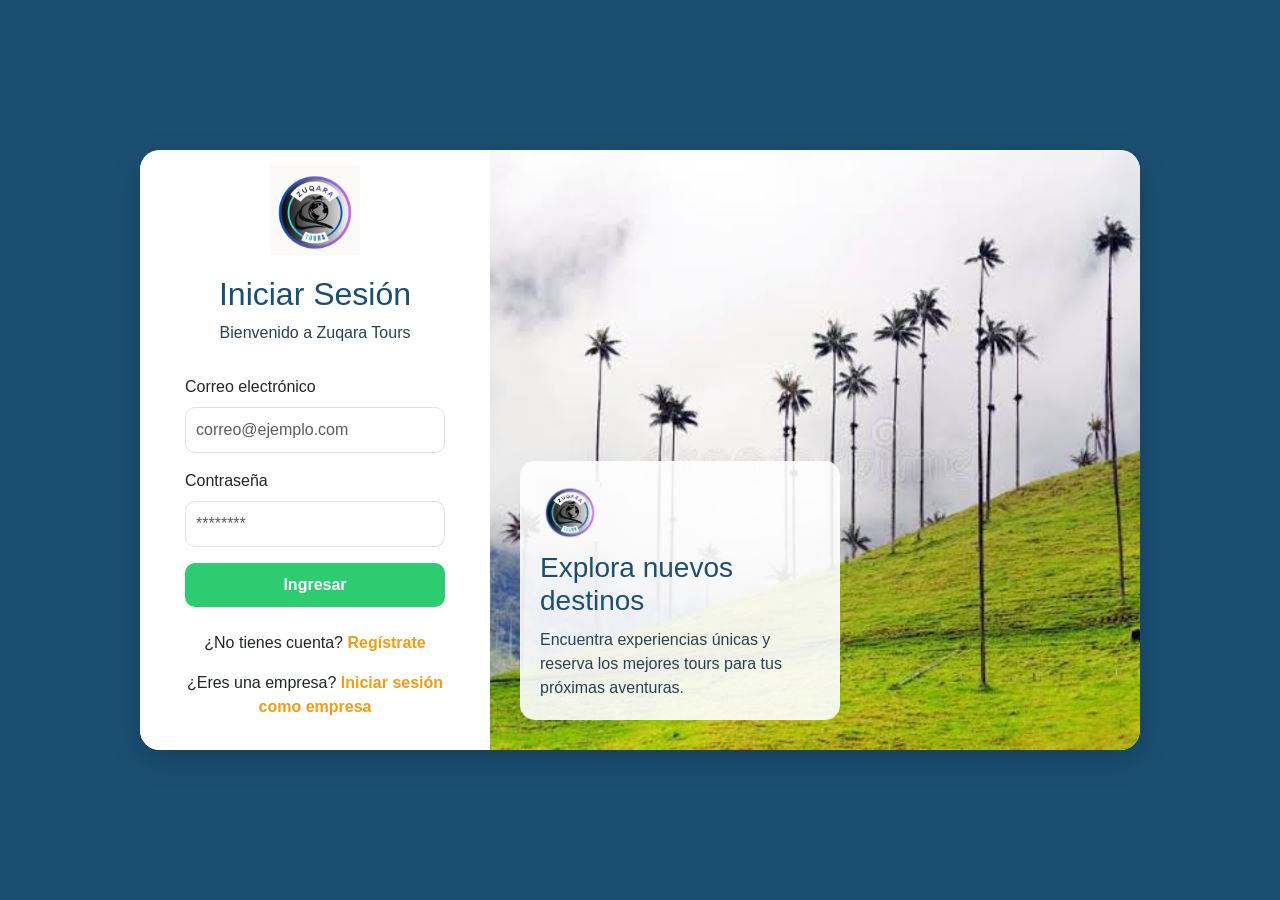
<file: Codigo_Fuente/Frontend/Zuqara Tours/index.html>
<!DOCTYPE html>
<html lang="es">

<head>
    <meta charset="UTF-8">
    <meta name="viewport" content="width=device-width, initial-scale=1.0">
    <title>Zuqara Tours | Iniciar Sesión</title>

    <!-- Bootstrap -->
    <link href="https://cdn.jsdelivr.net/npm/bootstrap@5.3.7/dist/css/bootstrap.min.css" rel="stylesheet">

    <!-- CSS -->
    <link rel="stylesheet" href="css/login.css">
</head>

<body>

    <div class="contenedor-principal">

        <div class="tarjeta-login">

            <!-- Lado izquierdo -->
            <div class="panel-login">

                <img src="img/logo.png" alt="Logo" class="logo-proyecto">

                <h2 class="titulo-login">
                    Iniciar Sesión
                </h2>

                <p class="subtitulo-login">
                    Bienvenido a Zuqara Tours
                </p>

                <form action="principal.html">

                    <div class="mb-3">
                        <label class="form-label">
                            Correo electrónico
                        </label>

                        <input
                            type="email"
                            class="form-control"
                            placeholder="correo@ejemplo.com"
                            required>
                    </div>

                    <div class="mb-3">
                        <label class="form-label">
                            Contraseña
                        </label>

                        <input
                            type="password"
                            class="form-control"
                            placeholder="********"
                            required>
                    </div>

                    <button
                        type="submit"
                        class="btn boton-login w-100">

                        Ingresar

                    </button>

                </form>

                <div class="mt-4 text-center">

                    <p>
                        ¿No tienes cuenta?

                        <a href="registro.html">
                            Regístrate
                        </a>
                    </p>

                    <p>
                        ¿Eres una empresa?

                        <a href="login_empresa.html">
                            Iniciar sesión como empresa
                        </a>
                    </p>

                </div>

            </div>

            <!-- Lado derecho -->
            <div class="panel-imagen">

                <img
                    src="img/turismo.jpg"
                    alt="Turismo"
                    class="imagen-fondo">

                <div class="recuadro-info">

                    <img
                        src="img/logo.png"
                        alt="Logo"
                        class="logo-recuadro">

                    <h3>
                        Explora nuevos destinos
                    </h3>

                    <p>
                        Encuentra experiencias únicas y reserva los mejores tours
                        para tus próximas aventuras.
                    </p>

                </div>

            </div>

        </div>

    </div>

</body>

</html>
</file>
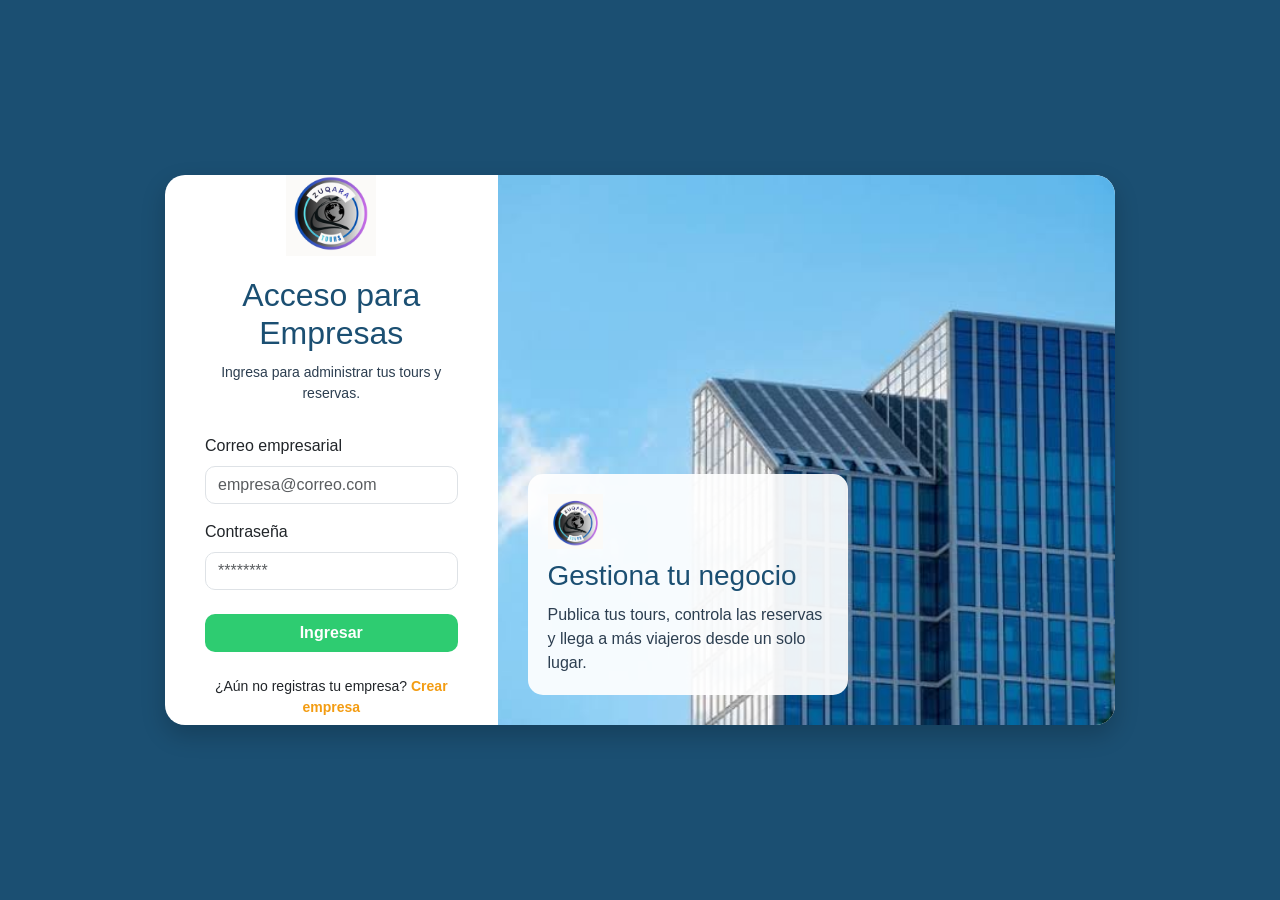
<file: Codigo_Fuente/Frontend/Zuqara Tours/login_empresa.html>
<!DOCTYPE html>
<html lang="es">

<head>
    <meta charset="UTF-8">
    <meta name="viewport" content="width=device-width, initial-scale=1.0">
    <title>Inicio de Sesión - Empresa</title>

    <!-- Bootstrap -->
    <link href="https://cdn.jsdelivr.net/npm/bootstrap@5.3.7/dist/css/bootstrap.min.css" rel="stylesheet">

    <!-- CSS -->
    <link rel="stylesheet" href="css/login_empresa.css">
</head>

<body>

<div class="contenedor-principal">

    <div class="tarjeta-login">

        <!-- Panel izquierdo -->
        <div class="panel-login">

            <img src="img/logo.png" alt="Logo" class="logo-proyecto">

            <h2 class="titulo-login">
                Acceso para Empresas
            </h2>

            <p class="subtitulo-login">
                Ingresa para administrar tus tours y reservas.
            </p>

            <form>

                <div class="mb-3">
                    <label class="form-label">Correo empresarial</label>
                    <input type="email" class="form-control" placeholder="empresa@correo.com">
                </div>

                <div class="mb-4">
                    <label class="form-label">Contraseña</label>
                    <input type="password" class="form-control" placeholder="********">
                </div>

                <button type="submit" class="btn boton-login w-100">
                    Ingresar
                </button>

            </form>

            <p class="texto-inferior mt-4">
                ¿Aún no registras tu empresa?
                <a href="registro_empresa.html">Crear empresa</a>
            </p>

        </div>

        <!-- Panel derecho -->
        <div class="panel-imagen">

            <img src="img/empresa.jpg" alt="Empresa turística" class="imagen-login">

            <div class="recuadro-texto">
                <img src="img/logo.png" alt="Logo" class="logo-recuadro">

                <h3>Gestiona tu negocio</h3>

                <p>
                    Publica tus tours, controla las reservas y llega a más viajeros desde un solo lugar.
                </p>
            </div>

        </div>

    </div>

</div>

</body>

</html>
</file>
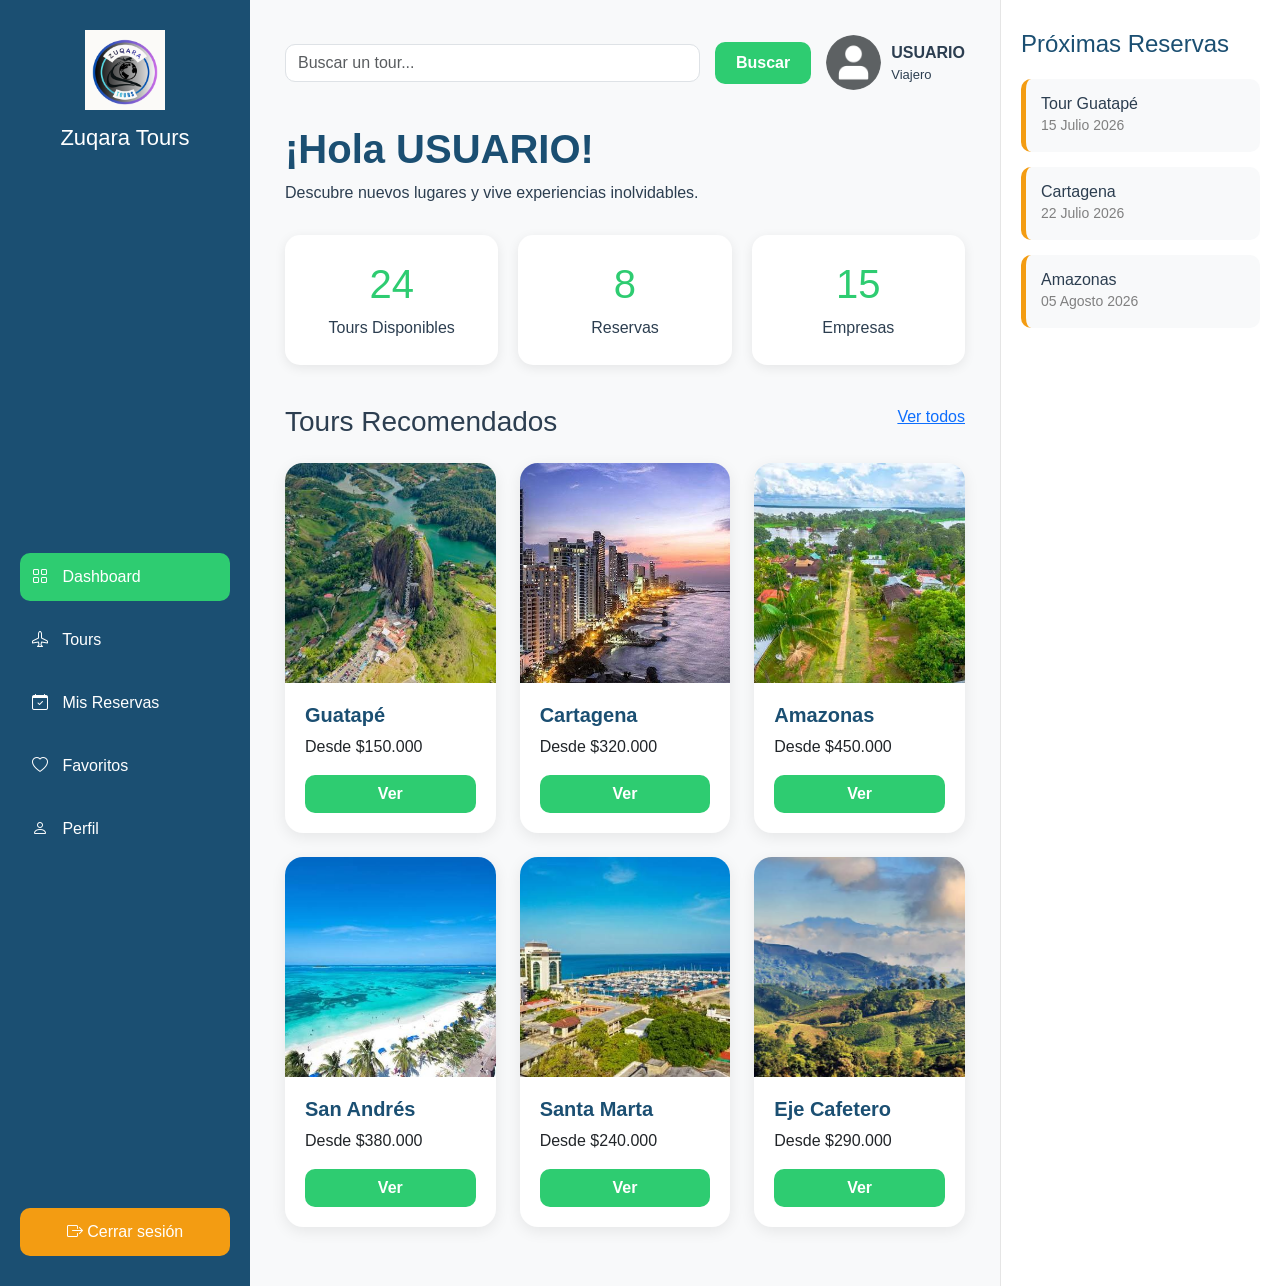
<file: Codigo_Fuente/Frontend/Zuqara Tours/principal.html>
<!DOCTYPE html>
<html lang="es">

<head>

    <meta charset="UTF-8">
    <meta name="viewport" content="width=device-width, initial-scale=1.0">

    <title>Zuqara Tours | Dashboard</title>

    <link href="https://cdn.jsdelivr.net/npm/bootstrap@5.3.7/dist/css/bootstrap.min.css" rel="stylesheet">

    <link rel="stylesheet" href="css/principal.css">

    <link rel="stylesheet" href="https://cdn.jsdelivr.net/npm/bootstrap-icons@1.13.1/font/bootstrap-icons.min.css">

</head>

<body>

<div class="contenedor-dashboard">

    <aside class="barra-lateral">

        <div>

            <img src="img/logo.png" class="logo" alt="Logo">

            <h3 class="nombre-app">
                Zuqara Tours
            </h3>

        </div>

        <nav class="menu">

            <a href="#" class="activo">
                <i class="bi bi-grid"></i>
                Dashboard
            </a>

            <a href="#">
                <i class="bi bi-airplane"></i>
                Tours
            </a>

            <a href="#">
                <i class="bi bi-calendar-check"></i>
                Mis Reservas
            </a>

            <a href="#">
                <i class="bi bi-heart"></i>
                Favoritos
            </a>

            <a href="#">
                <i class="bi bi-person"></i>
                Perfil
            </a>

        </nav>

        <a href="index.html" class="cerrar-sesion">

            <i class="bi bi-box-arrow-right"></i>

            Cerrar sesión

        </a>

    </aside>

    <main class="contenido-principal">

        <header class="encabezado">

            <input
                type="text"
                class="form-control buscador"
                placeholder="Buscar un tour...">

            <button class="btn boton-buscar">

                Buscar

            </button>

            <div class="usuario">

                <img src="img/perfil.png" class="foto-usuario">

                <div>

                    <strong>USUARIO</strong>

                    <p>Viajero</p>

                </div>

            </div>

        </header>

        <section class="bienvenida">

            <h1>

                ¡Hola USUARIO!

            </h1>

            <p>

                Descubre nuevos lugares y vive experiencias inolvidables.

            </p>

        </section>

        <section class="estadisticas">

            <div class="tarjeta-estadistica">

                <h2>24</h2>

                <span>Tours Disponibles</span>

            </div>

            <div class="tarjeta-estadistica">

                <h2>8</h2>

                <span>Reservas</span>

            </div>

            <div class="tarjeta-estadistica">

                <h2>15</h2>

                <span>Empresas</span>

            </div>

        </section>

        <section>

            <div class="d-flex justify-content-between mb-3">

                <h3>Tours Recomendados</h3>

                <a href="#">Ver todos</a>

            </div>

            <div class="row">

                <div class="col-lg-4 mb-4">

                    <div class="card tarjeta-tour">

                        <img src="img/tour1.jpg" class="card-img-top">

                        <div class="card-body">

                            <h5>Guatapé</h5>

                            <p>Desde $150.000</p>

                            <button class="btn boton-tour w-100">

                                Ver

                            </button>

                        </div>

                    </div>

                </div>

                <div class="col-lg-4 mb-4">

                    <div class="card tarjeta-tour">

                        <img src="img/tour2.jpg" class="card-img-top">

                        <div class="card-body">

                            <h5>Cartagena</h5>

                            <p>Desde $320.000</p>

                            <button class="btn boton-tour w-100">

                                Ver

                            </button>

                        </div>

                    </div>

                </div>

                <div class="col-lg-4 mb-4">

                    <div class="card tarjeta-tour">

                        <img src="img/tour3.jpg" class="card-img-top">

                        <div class="card-body">

                            <h5>Amazonas</h5>

                            <p>Desde $450.000</p>

                            <button class="btn boton-tour w-100">

                                Ver

                            </button>

                        </div>

                    </div>

                </div>

                <div class="col-lg-4 mb-4">

                    <div class="card tarjeta-tour">

                        <img src="img/tour4.jpg" class="card-img-top">

                        <div class="card-body">

                            <h5>San Andrés</h5>

                            <p>Desde $380.000</p>

                            <button class="btn boton-tour w-100">

                                Ver

                            </button>

                        </div>

                    </div>

                </div>

                <div class="col-lg-4 mb-4">

                    <div class="card tarjeta-tour">

                        <img src="img/tour5.jpg" class="card-img-top">

                        <div class="card-body">

                            <h5>Santa Marta</h5>

                            <p>Desde $240.000</p>

                            <button class="btn boton-tour w-100">

                                Ver

                            </button>

                        </div>

                    </div>

                </div>

                <div class="col-lg-4 mb-4">

                    <div class="card tarjeta-tour">

                        <img src="img/tour6.jpg" class="card-img-top">

                        <div class="card-body">

                            <h5>Eje Cafetero</h5>

                            <p>Desde $290.000</p>

                            <button class="btn boton-tour w-100">

                                Ver

                            </button>

                        </div>

                    </div>

                </div>

            </div>

        </section>

    </main>

    <aside class="panel-derecho">

        <h4>

            Próximas Reservas

        </h4>

        <div class="reserva">

            <h6>Tour Guatapé</h6>

            <small>15 Julio 2026</small>

        </div>

        <div class="reserva">

            <h6>Cartagena</h6>

            <small>22 Julio 2026</small>

        </div>

        <div class="reserva">

            <h6>Amazonas</h6>

            <small>05 Agosto 2026</small>

        </div>

    </aside>

</div>

</body>

</html>
</file>
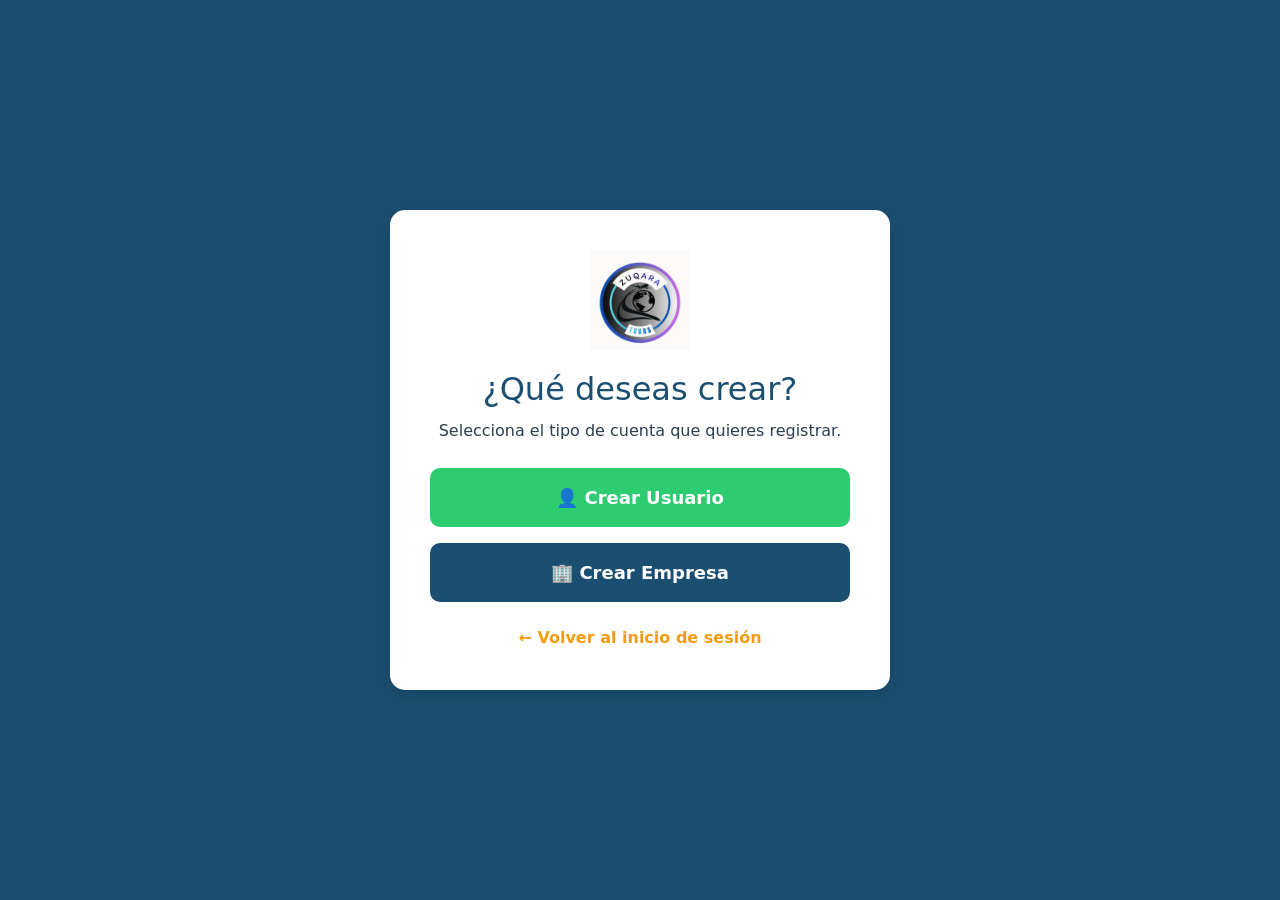
<file: Codigo_Fuente/Frontend/Zuqara Tours/registro.html>
<!DOCTYPE html>
<html lang="es">

<head>
    <meta charset="UTF-8">
    <meta name="viewport" content="width=device-width, initial-scale=1.0">
    <title>Registro</title>

    <link href="https://cdn.jsdelivr.net/npm/bootstrap@5.3.7/dist/css/bootstrap.min.css" rel="stylesheet">
    <link rel="stylesheet" href="css/registro.css">
</head>

<body>

<div class="container vh-100 d-flex justify-content-center align-items-center">

    <div class="caja-seleccion">

        <!-- Logo -->
        <img src="img/logo.png" alt="Logo" class="logo-proyecto">

        <h2 class="titulo-registro">
            ¿Qué deseas crear?
        </h2>

        <p class="texto-registro">
            Selecciona el tipo de cuenta que quieres registrar.
        </p>

        <div class="d-grid gap-3 mt-4">

            <a href="registro_usuario.html" class="btn boton-usuario">
                👤 Crear Usuario
            </a>

            <a href="registro_empresa.html" class="btn boton-empresa">
                🏢 Crear Empresa
            </a>

        </div>

        <div class="text-center mt-4">
            <a href="index.html" class="volver-login">
                ← Volver al inicio de sesión
            </a>
        </div>

    </div>

</div>

</body>
</html>
</file>
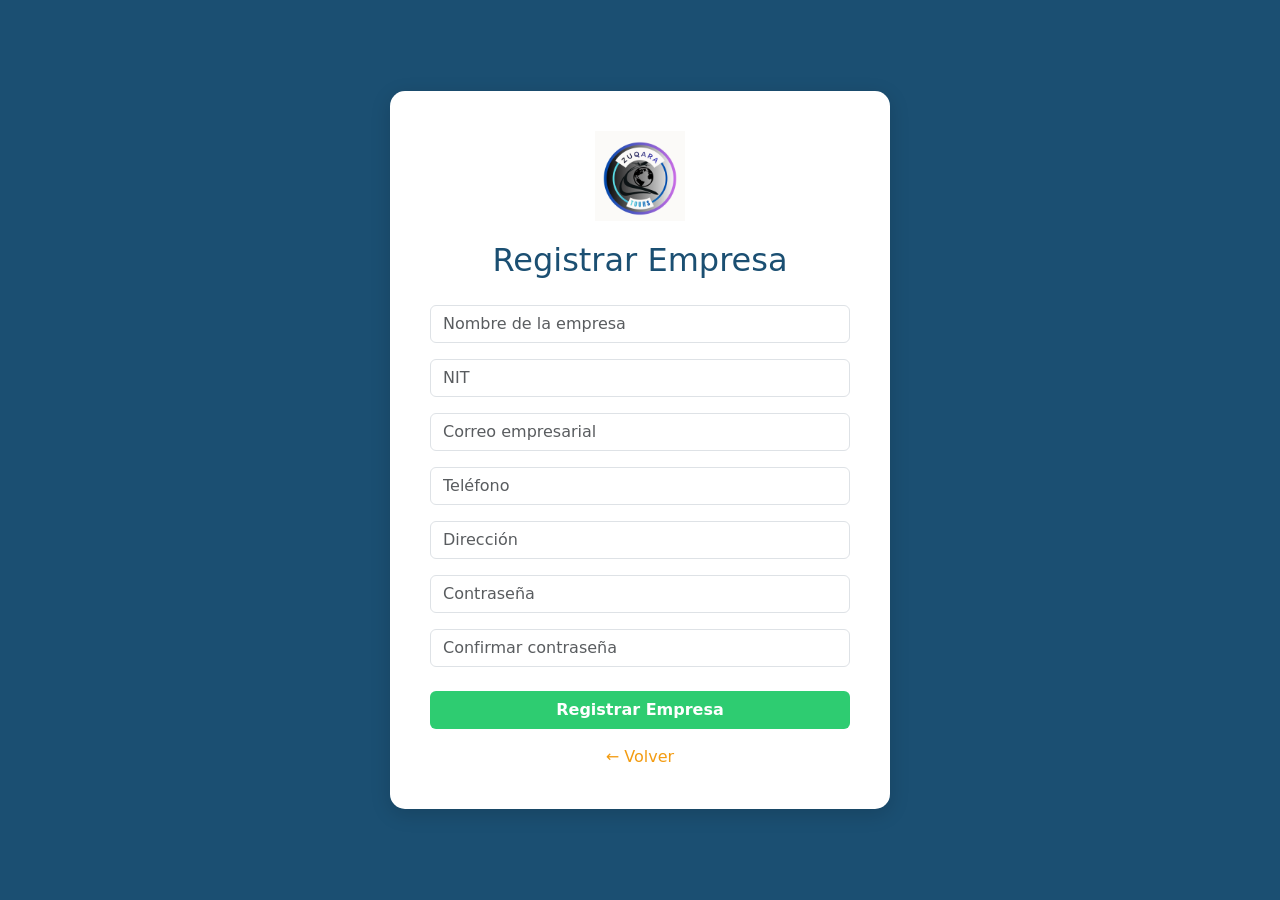
<file: Codigo_Fuente/Frontend/Zuqara Tours/registro_empresa.html>
<!DOCTYPE html>
<html lang="es">

<head>
    <meta charset="UTF-8">
    <meta name="viewport" content="width=device-width, initial-scale=1.0">
    <title>Registro de Empresa</title>

    <link href="https://cdn.jsdelivr.net/npm/bootstrap@5.3.7/dist/css/bootstrap.min.css" rel="stylesheet">
    <link rel="stylesheet" href="css/registro_empresa.css">
</head>

<body>

<div class="container vh-100 d-flex justify-content-center align-items-center">

    <div class="caja-registro">

        <img src="img/logo.png" class="logo-proyecto" alt="Logo">

        <h2 class="titulo">
            Registrar Empresa
        </h2>

        <form>

            <input type="text" class="form-control mb-3" placeholder="Nombre de la empresa">

            <input type="text" class="form-control mb-3" placeholder="NIT">

            <input type="email" class="form-control mb-3" placeholder="Correo empresarial">

            <input type="text" class="form-control mb-3" placeholder="Teléfono">

            <input type="text" class="form-control mb-3" placeholder="Dirección">

            <input type="password" class="form-control mb-3" placeholder="Contraseña">

            <input type="password" class="form-control mb-4" placeholder="Confirmar contraseña">

            <button class="btn boton-registrar w-100">
                Registrar Empresa
            </button>

        </form>

        <div class="text-center mt-3">
            <a href="registro.html">← Volver</a>
        </div>

    </div>

</div>

</body>

</html>
</file>
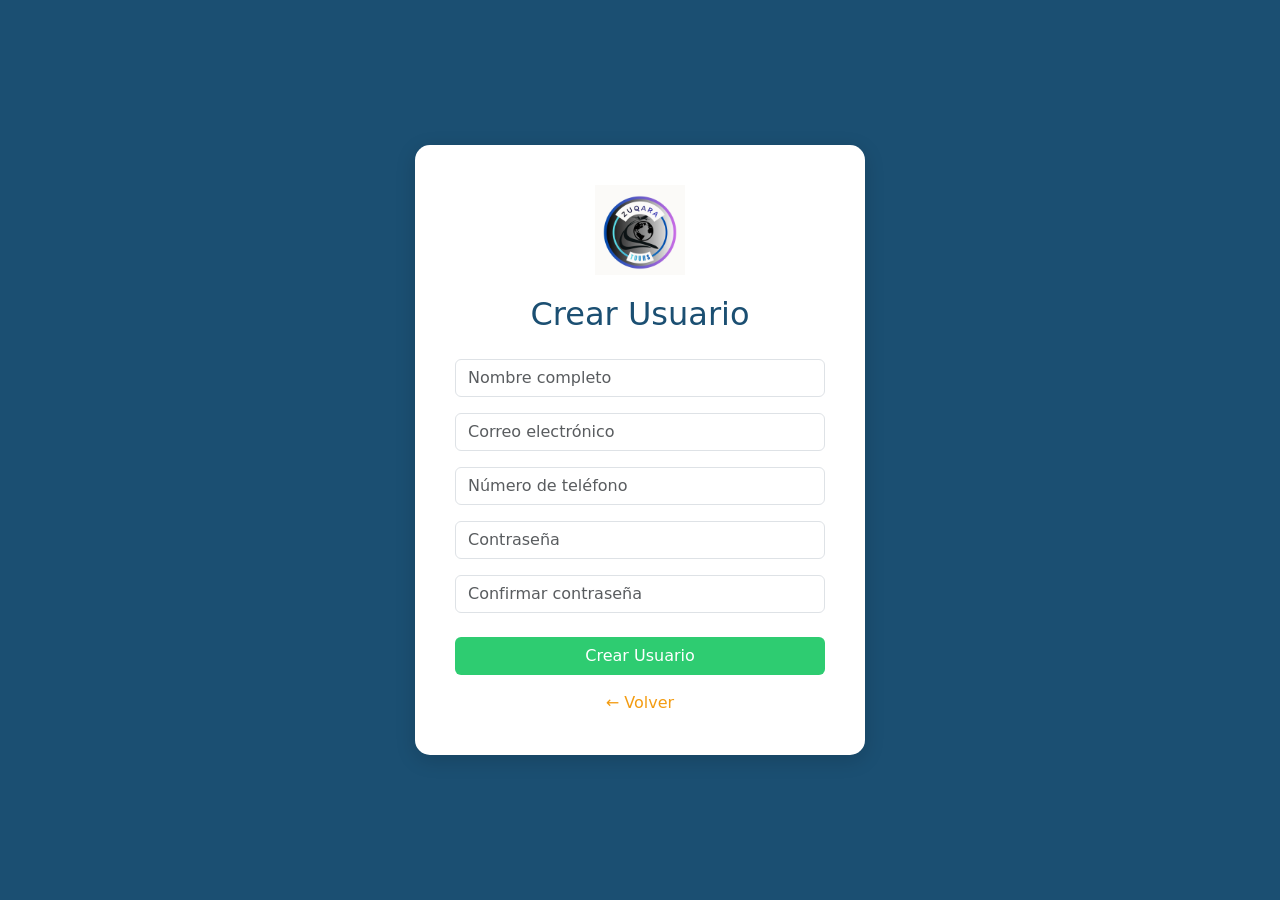
<file: Codigo_Fuente/Frontend/Zuqara Tours/registro_usuario.html>
<!DOCTYPE html>
<html lang="es">

<head>
    <meta charset="UTF-8">
    <meta name="viewport" content="width=device-width, initial-scale=1.0">
    <title>Registro de Usuario</title>

    <link href="https://cdn.jsdelivr.net/npm/bootstrap@5.3.7/dist/css/bootstrap.min.css" rel="stylesheet">
    <link rel="stylesheet" href="css/registro_usuario.css">
</head>

<body>

<div class="container vh-100 d-flex justify-content-center align-items-center">

    <div class="caja-registro">

        <img src="img/logo.png" class="logo-proyecto" alt="Logo">

        <h2 class="titulo">
            Crear Usuario
        </h2>

        <form>

            <input type="text" class="form-control mb-3" placeholder="Nombre completo">

            <input type="email" class="form-control mb-3" placeholder="Correo electrónico">

            <input type="text" class="form-control mb-3" placeholder="Número de teléfono">

            <input type="password" class="form-control mb-3" placeholder="Contraseña">

            <input type="password" class="form-control mb-4" placeholder="Confirmar contraseña">

            <button class="btn boton-registrar w-100">
                Crear Usuario
            </button>

        </form>

        <div class="text-center mt-3">
            <a href="registro.html">← Volver</a>
        </div>

    </div>

</div>

</body>

</html>
</file>
<file: Codigo_Fuente/Frontend/Zuqara Tours/css/login.css>
body{
    margin: 0;
    padding: 0;
    background-color: #1B4F72;
    font-family: Arial, Helvetica, sans-serif;
}

.contenedor-principal{
    width: 100%;
    height: 100vh;
    display: flex;
    justify-content: center;
    align-items: center;
}

.tarjeta-login{
    width: 1000px;
    height: 600px;
    background-color: white;
    border-radius: 20px;
    overflow: hidden;
    display: flex;
    box-shadow: 0px 10px 30px rgba(0,0,0,0.2);
}

.panel-login{
    width: 35%;
    padding: 45px;
    display: flex;
    flex-direction: column;
    justify-content: center;
    background-color: white;
}

.logo-proyecto{
    width: 90px;
    margin: 0 auto 20px auto;
}

.titulo-login{
    text-align: center;
    color: #1B4F72;
    margin-bottom: 8px;
}

.subtitulo-login{
    text-align: center;
    color: #2C3E50;
    margin-bottom: 30px;
}

.form-control{
    border-radius: 10px;
    padding: 10px;
}

.boton-login{
    background-color: #2ECC71;
    color: white;
    font-weight: bold;
    border-radius: 10px;
    padding: 10px;
    border: none;
}

.boton-login:hover{
    background-color: #28B463;
    color: white;
}

a{
    color: #F39C12;
    text-decoration: none;
    font-weight: bold;
}

a:hover{
    text-decoration: underline;
}

.panel-imagen{
    width: 65%;
    position: relative;
}

.imagen-fondo{
    width: 100%;
    height: 100%;
    object-fit: cover;
}

.recuadro-info{
    position: absolute;
    bottom: 30px;
    left: 30px;
    background-color: rgba(255,255,255,0.9);
    padding: 20px;
    border-radius: 15px;
    max-width: 320px;
}

.logo-recuadro{
    width: 60px;
    margin-bottom: 10px;
}

.recuadro-info h3{
    color: #1B4F72;
    margin-bottom: 10px;
}

.recuadro-info p{
    color: #2C3E50;
    margin: 0;
}

@media (max-width: 768px){

    .tarjeta-login{
        flex-direction: column;
        width: 95%;
        height: auto;
    }

    .panel-login,
    .panel-imagen{
        width: 100%;
    }

    .panel-imagen{
        height: 300px;
    }

    .recuadro-info{
        left: 15px;
        right: 15px;
        bottom: 15px;
        max-width: none;
    }

}
</file>
<file: Codigo_Fuente/Frontend/Zuqara Tours/css/login_empresa.css>
body{
    margin: 0;
    background-color: #1B4F72;
    font-family: Arial, Helvetica, sans-serif;
}

.contenedor-principal{
    display: flex;
    justify-content: center;
    align-items: center;
    height: 100vh;
}

.tarjeta-login{
    width: 950px;
    height: 550px;
    background: white;
    border-radius: 20px;
    overflow: hidden;
    display: flex;
    box-shadow: 0 10px 25px rgba(0,0,0,0.2);
}

.panel-login{
    width: 35%;
    padding: 40px;
    display: flex;
    flex-direction: column;
    justify-content: center;
}

.logo-proyecto{
    width: 90px;
    margin: 0 auto 20px;
}

.titulo-login{
    text-align: center;
    color: #1B4F72;
    margin-bottom: 10px;
}

.subtitulo-login{
    text-align: center;
    color: #2C3E50;
    margin-bottom: 30px;
    font-size: 14px;
}

.form-control{
    border-radius: 10px;
}

.boton-login{
    background-color: #2ECC71;
    color: white;
    font-weight: bold;
    border-radius: 10px;
}

.boton-login:hover{
    background-color: #28B463;
    color: white;
}

.texto-inferior{
    text-align: center;
    font-size: 14px;
}

.texto-inferior a{
    color: #F39C12;
    text-decoration: none;
    font-weight: bold;
}

.panel-imagen{
    width: 65%;
    position: relative;
}

.imagen-login{
    width: 100%;
    height: 100%;
    object-fit: cover;
}

.recuadro-texto{
    position: absolute;
    bottom: 30px;
    left: 30px;
    background: rgba(255,255,255,0.92);
    padding: 20px;
    border-radius: 15px;
    max-width: 320px;
}

.logo-recuadro{
    width: 55px;
    margin-bottom: 10px;
}

.recuadro-texto h3{
    color: #1B4F72;
    margin-bottom: 10px;
}

.recuadro-texto p{
    color: #2C3E50;
    margin: 0;
}
</file>
<file: Codigo_Fuente/Frontend/Zuqara Tours/css/principal.css>
body{
    margin: 0;
    font-family: Arial, Helvetica, sans-serif;
    background-color: #F8F9FA;
    color: #2C3E50;
}

.contenedor-dashboard{
    display: grid;
    grid-template-columns: 250px 1fr 280px;
    min-height: 100vh;
}

.barra-lateral{
    background-color: #1B4F72;
    color: white;
    padding: 30px 20px;
    display: flex;
    flex-direction: column;
    justify-content: space-between;
}

.logo{
    width: 80px;
    display: block;
    margin: auto;
}

.nombre-app{
    text-align: center;
    margin-top: 15px;
    font-size: 22px;
}

.menu{
    display: flex;
    flex-direction: column;
    gap: 15px;
    margin-top: 40px;
}

.menu a{
    text-decoration: none;
    color: white;
    padding: 12px;
    border-radius: 10px;
    transition: 0.3s;
}

.menu a i{
    margin-right: 10px;
}

.menu a:hover,
.menu .activo{
    background-color: #2ECC71;
    color: white;
}

.cerrar-sesion{
    text-decoration: none;
    color: white;
    background-color: #F39C12;
    padding: 12px;
    text-align: center;
    border-radius: 10px;
}

.cerrar-sesion:hover{
    background-color: #d68910;
    color: white;
}

.contenido-principal{
    padding: 35px;
}

.encabezado{
    display: flex;
    align-items: center;
    gap: 15px;
    margin-bottom: 35px;
}

.buscador{
    flex: 1;
    border-radius: 10px;
}

.boton-buscar{
    background-color: #2ECC71;
    color: white;
    font-weight: bold;
    border-radius: 10px;
    padding: 8px 20px;
}

.boton-buscar:hover{
    background-color: #28B463;
    color: white;
}

.usuario{
    display: flex;
    align-items: center;
    gap: 10px;
}

.foto-usuario{
    width: 55px;
    height: 55px;
    border-radius: 50%;
    object-fit: cover;
}

.usuario p{
    margin: 0;
    font-size: 13px;
}

.bienvenida{
    margin-bottom: 30px;
}

.bienvenida h1{
    color: #1B4F72;
    font-weight: bold;
}

.estadisticas{
    display: flex;
    gap: 20px;
    margin-bottom: 40px;
}

.tarjeta-estadistica{
    flex: 1;
    background-color: white;
    border-radius: 15px;
    padding: 25px;
    text-align: center;
    box-shadow: 0 3px 12px rgba(0,0,0,.08);
}

.tarjeta-estadistica h2{
    color: #2ECC71;
    font-size: 40px;
    margin-bottom: 8px;
}

.tarjeta-tour{
    border: none;
    border-radius: 18px;
    overflow: hidden;
    box-shadow: 0 4px 15px rgba(0,0,0,.08);
    transition: 0.3s;
}

.tarjeta-tour:hover{
    transform: translateY(-5px);
}

.tarjeta-tour img{
    height: 220px;
    object-fit: cover;
}

.tarjeta-tour .card-body{
    padding: 20px;
}

.tarjeta-tour h5{
    color: #1B4F72;
    font-weight: bold;
}

.boton-tour{
    background-color: #2ECC71;
    color: white;
    font-weight: bold;
    border-radius: 10px;
}

.boton-tour:hover{
    background-color: #28B463;
    color: white;
}

.panel-derecho{
    background-color: white;
    padding: 30px 20px;
    border-left: 1px solid #e5e5e5;
}

.panel-derecho h4{
    color: #1B4F72;
    margin-bottom: 20px;
}

.reserva{
    background-color: #F8F9FA;
    border-left: 5px solid #F39C12;
    padding: 15px;
    border-radius: 10px;
    margin-bottom: 15px;
}

.reserva h6{
    margin: 0;
    color: #2C3E50;
}

.reserva small{
    color: gray;
}

@media(max-width:1100px){

    .contenedor-dashboard{
        grid-template-columns: 220px 1fr;
    }

    .panel-derecho{
        display: none;
    }

}

@media(max-width:768px){

    .contenedor-dashboard{
        grid-template-columns: 1fr;
    }

    .barra-lateral{
        display: none;
    }

    .estadisticas{
        flex-direction: column;
    }

    .encabezado{
        flex-direction: column;
        align-items: stretch;
    }

    .usuario{
        justify-content: center;
    }

}
</file>
<file: Codigo_Fuente/Frontend/Zuqara Tours/css/registro.css>
body{
    background-color:  #1B4F72;
    color: #527191;
}

.caja-seleccion{
    width: 500px;
    background: white;
    padding: 40px;
    border-radius: 15px;
    box-shadow: 0px 5px 20px rgba(0,0,0,0.15);
    text-align: center;
}

.logo-proyecto{
    width: 100px;
    margin-bottom: 20px;
}

.titulo-registro{
    color: #1B4F72;
    margin-bottom: 10px;
}

.texto-registro{
    color: #2C3E50;
    margin-bottom: 25px;
}

.boton-usuario,
.boton-empresa{
    padding: 15px;
    font-size: 18px;
    font-weight: bold;
    border-radius: 10px;
    color: white;
}

.boton-usuario{
    background-color: #2ECC71;
}

.boton-usuario:hover{
    background-color: #28B463;
    color: white;
}

.boton-empresa{
    background-color: #1B4F72;
}

.boton-empresa:hover{
    background-color: #154360;
    color: white;
}

.volver-login{
    text-decoration: none;
    color: #F39C12;
    font-weight: bold;
}

.volver-login:hover{
    text-decoration: underline;
}
</file>
<file: Codigo_Fuente/Frontend/Zuqara Tours/css/registro_empresa.css>
body{
    background:#1B4F72;
}

.caja-registro{
    width:500px;
    background:white;
    padding:40px;
    border-radius:15px;
    box-shadow:0 5px 20px rgba(0,0,0,.15);
}

.logo-proyecto{
    width:90px;
    display:block;
    margin:auto;
    margin-bottom:20px;
}

.titulo{
    text-align:center;
    color:#1B4F72;
    margin-bottom:25px;
}

.boton-registrar{
    background:#2ECC71;
    color:white;
    font-weight:bold;
}

.boton-registrar:hover{
    background:#28B463;
    color:white;
}

a{
    color:#F39C12;
    text-decoration:none;
}
</file>
<file: Codigo_Fuente/Frontend/Zuqara Tours/css/registro_usuario.css>
body{
    background: #1B4F72;
}

.caja-registro{
    width:450px;
    background:white;
    padding:40px;
    border-radius:15px;
    box-shadow:0 5px 20px rgba(0,0,0,.15);
}

.logo-proyecto{
    width:90px;
    display:block;
    margin:auto;
    margin-bottom:20px;
}

.titulo{
    text-align:center;
    color:#1B4F72;
    margin-bottom:25px;
}

.boton-registrar{
    background:#2ECC71;
    color:white;
}

.boton-registrar:hover{
    background:#28B463;
    color:white;
}

a{
    color:#F39C12;
    text-decoration:none;
}
</file>
